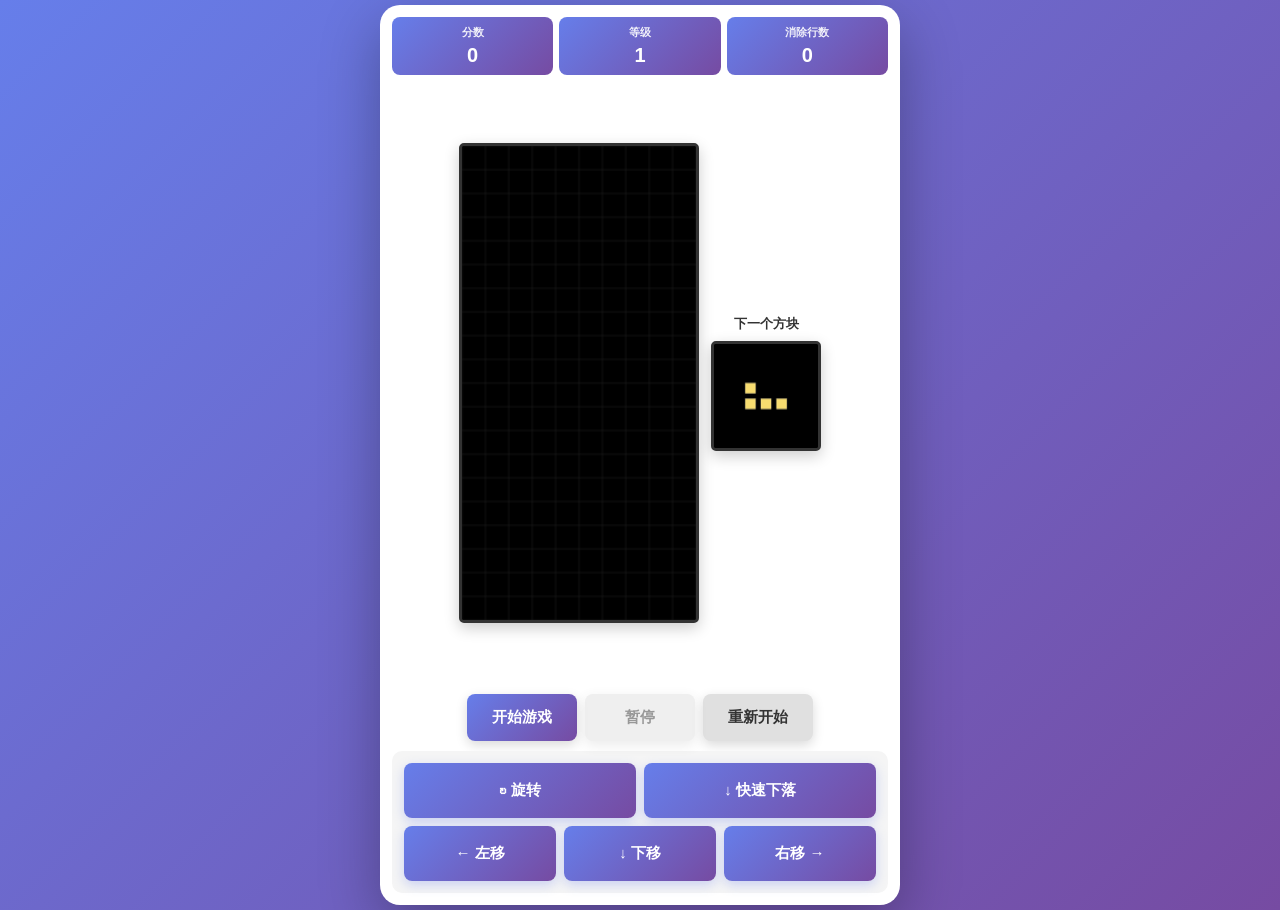
<file: index.html>
<!DOCTYPE html>
<html lang="zh-CN">
<head>
    <meta charset="UTF-8">
    <meta name="viewport" content="width=device-width, initial-scale=1.0">
    <title>俄罗斯方块游戏</title>
    <link rel="stylesheet" href="style.css">
</head>
<body>
    <div class="container">
        <div class="game-wrapper">
            <div class="game-info">
                <div class="info-box">
                    <h3>分数</h3>
                    <p id="score">0</p>
                </div>
                <div class="info-box">
                    <h3>等级</h3>
                    <p id="level">1</p>
                </div>
                <div class="info-box">
                    <h3>消除行数</h3>
                    <p id="lines">0</p>
                </div>
            </div>
            
            <div class="game-board">
                <canvas id="gameCanvas" width="200" height="400"></canvas>
                <div class="next-piece">
                    <h4>下一个方块</h4>
                    <canvas id="nextCanvas" width="100" height="100"></canvas>
                </div>
            </div>

            <div class="controls">
                <button id="startBtn" class="btn btn-primary">开始游戏</button>
                <button id="pauseBtn" class="btn btn-secondary" disabled>暂停</button>
                <button id="resetBtn" class="btn btn-secondary">重新开始</button>
            </div>

            <div class="touch-controls">
                <div class="touch-row">
                    <button class="touch-btn" id="rotateBtn">↻ 旋转</button>
                    <button class="touch-btn" id="dropBtn">↓ 快速下落</button>
                </div>
                <div class="touch-row">
                    <button class="touch-btn" id="leftBtn">← 左移</button>
                    <button class="touch-btn" id="downBtn">↓ 下移</button>
                    <button class="touch-btn" id="rightBtn">右移 →</button>
                </div>
            </div>

            <div class="game-status" id="gameStatus" style="display: none;">
                <h2 id="statusTitle">游戏结束</h2>
                <p id="statusText"></p>
            </div>
        </div>
    </div>

    <script src="tetris.js"></script>
</body>
</html>
</file>
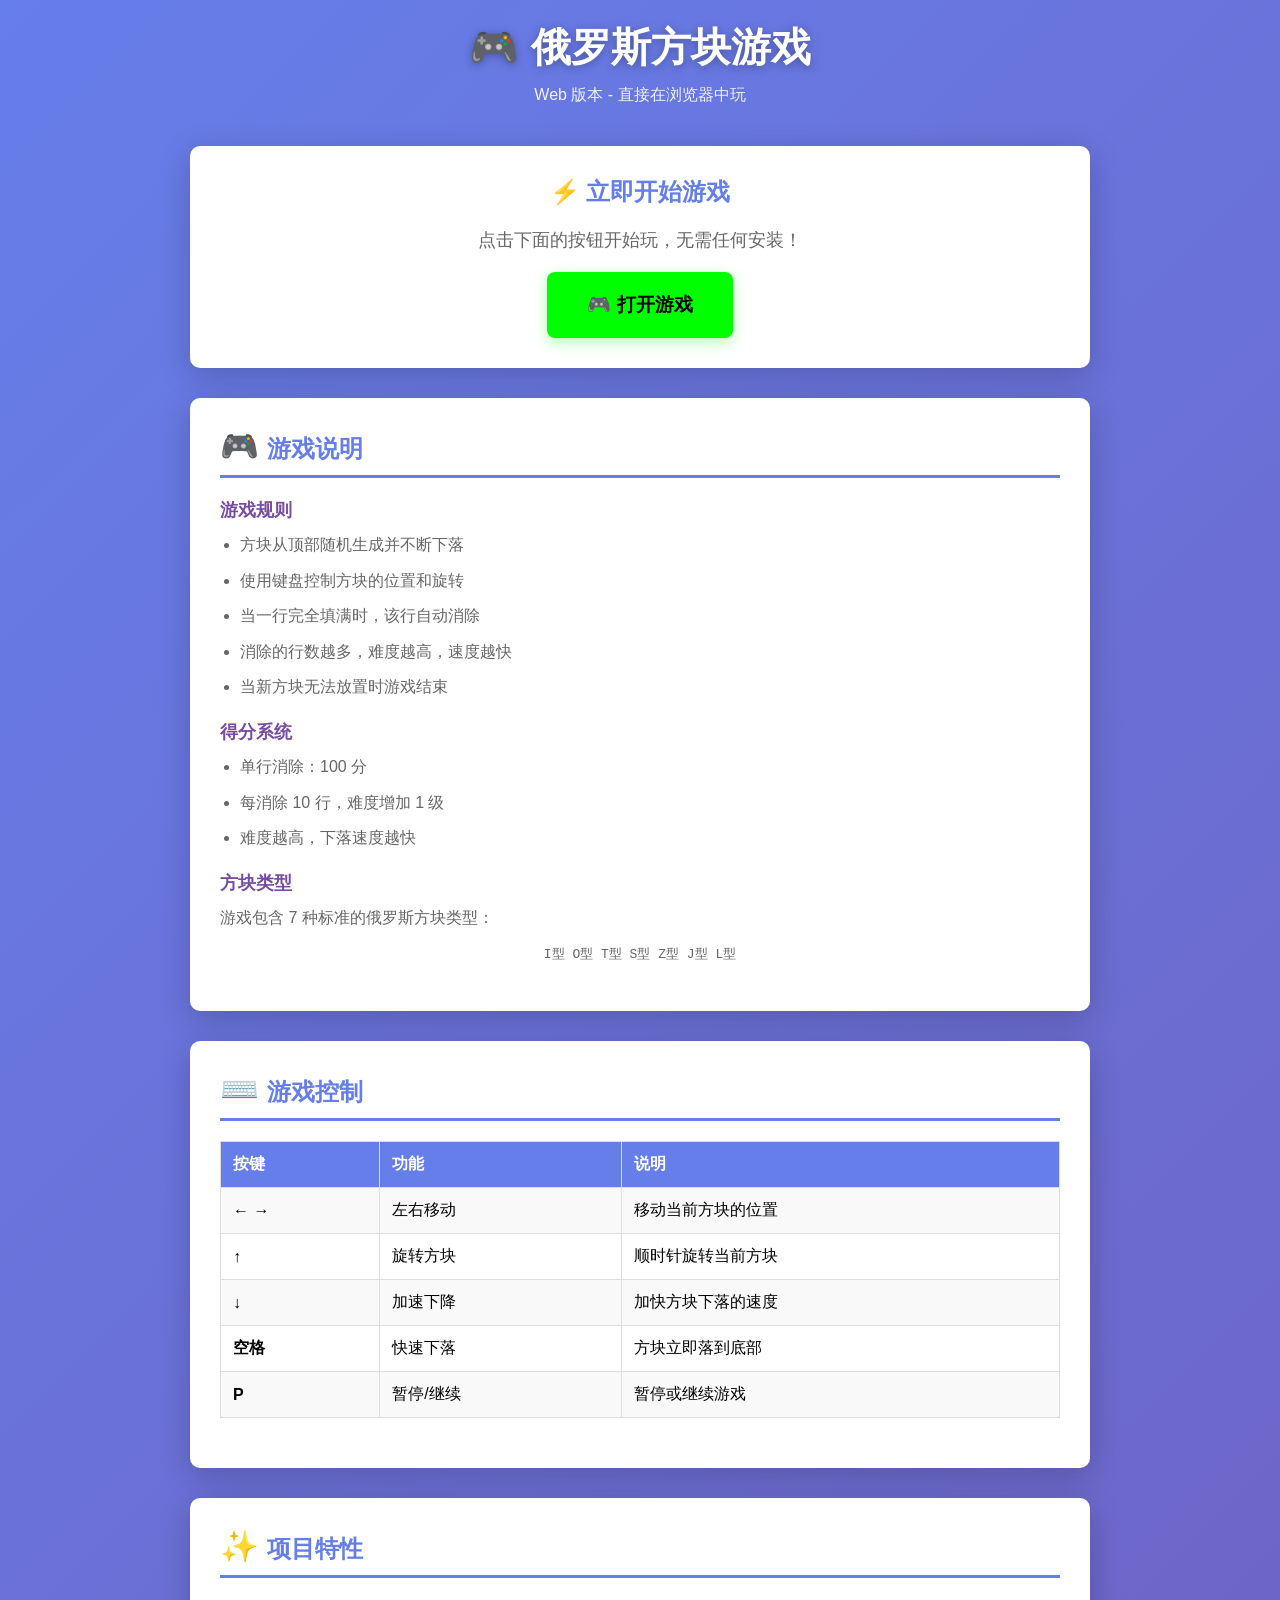
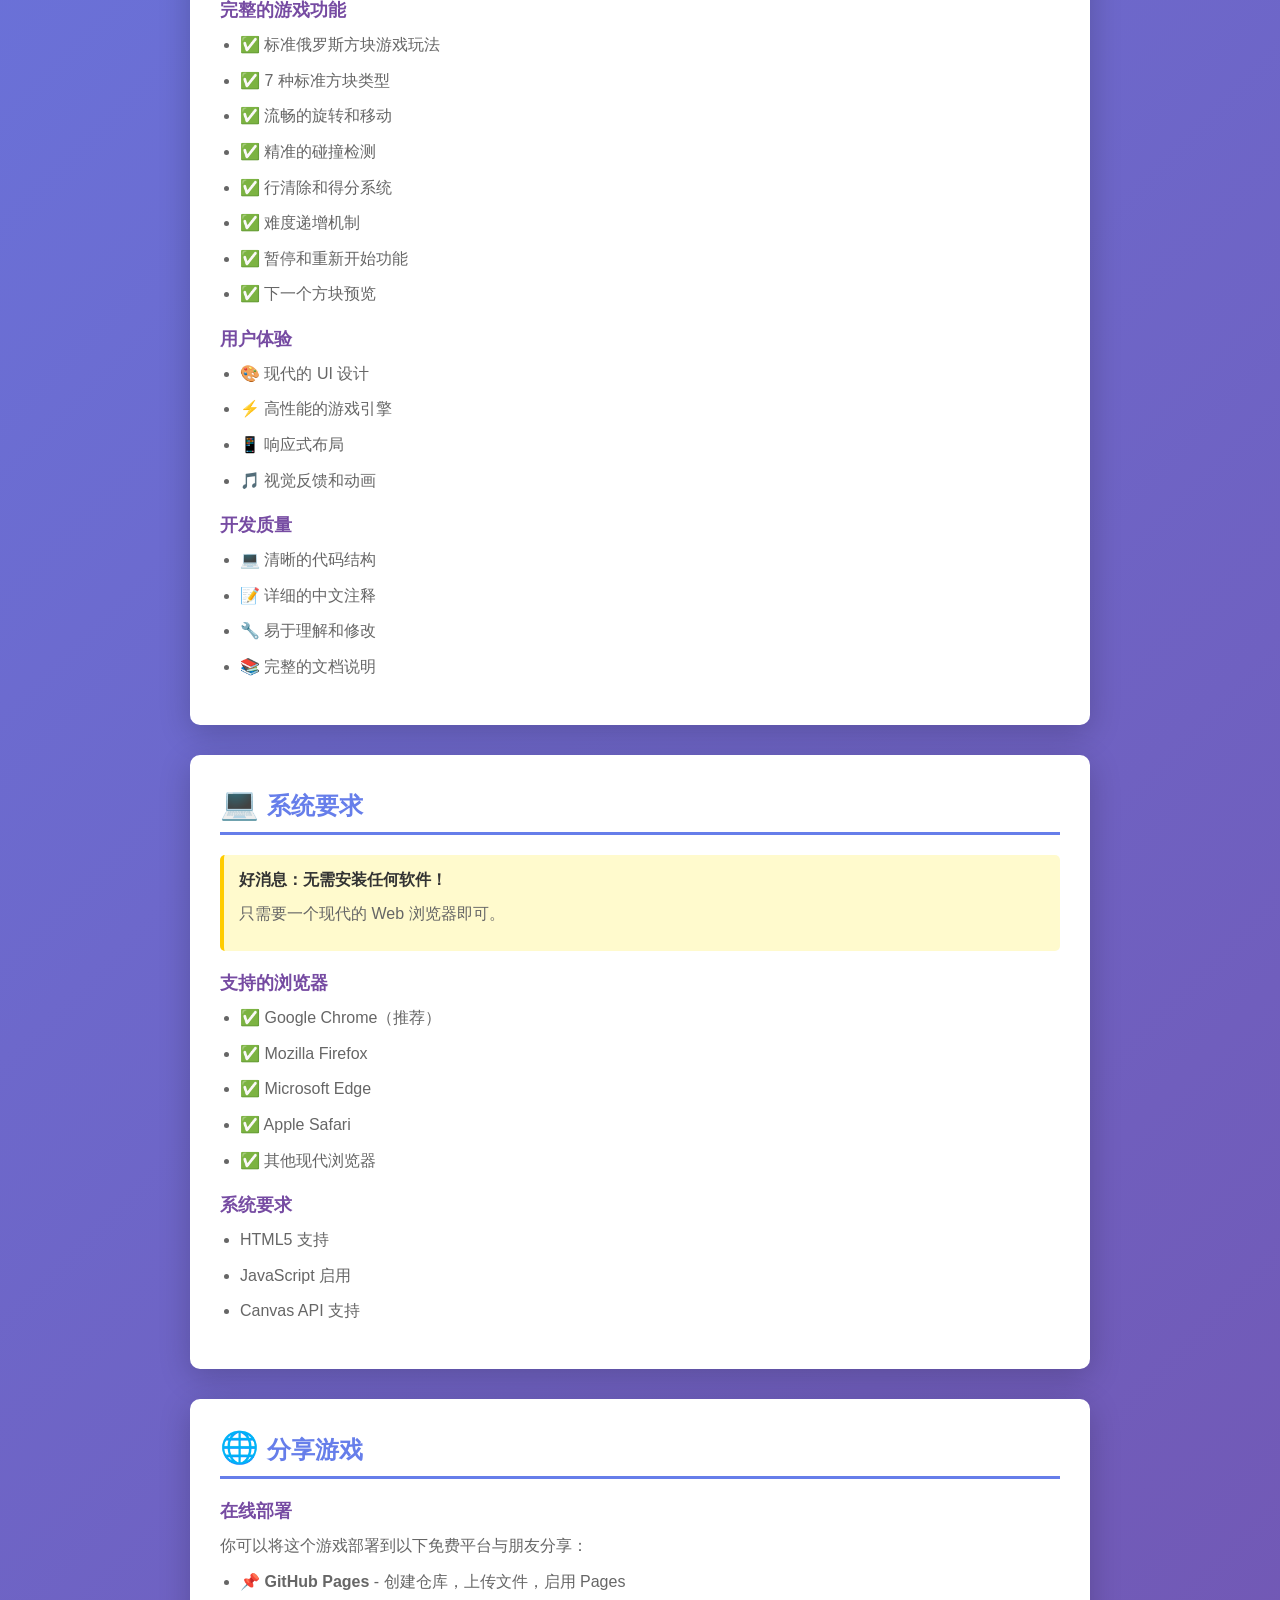
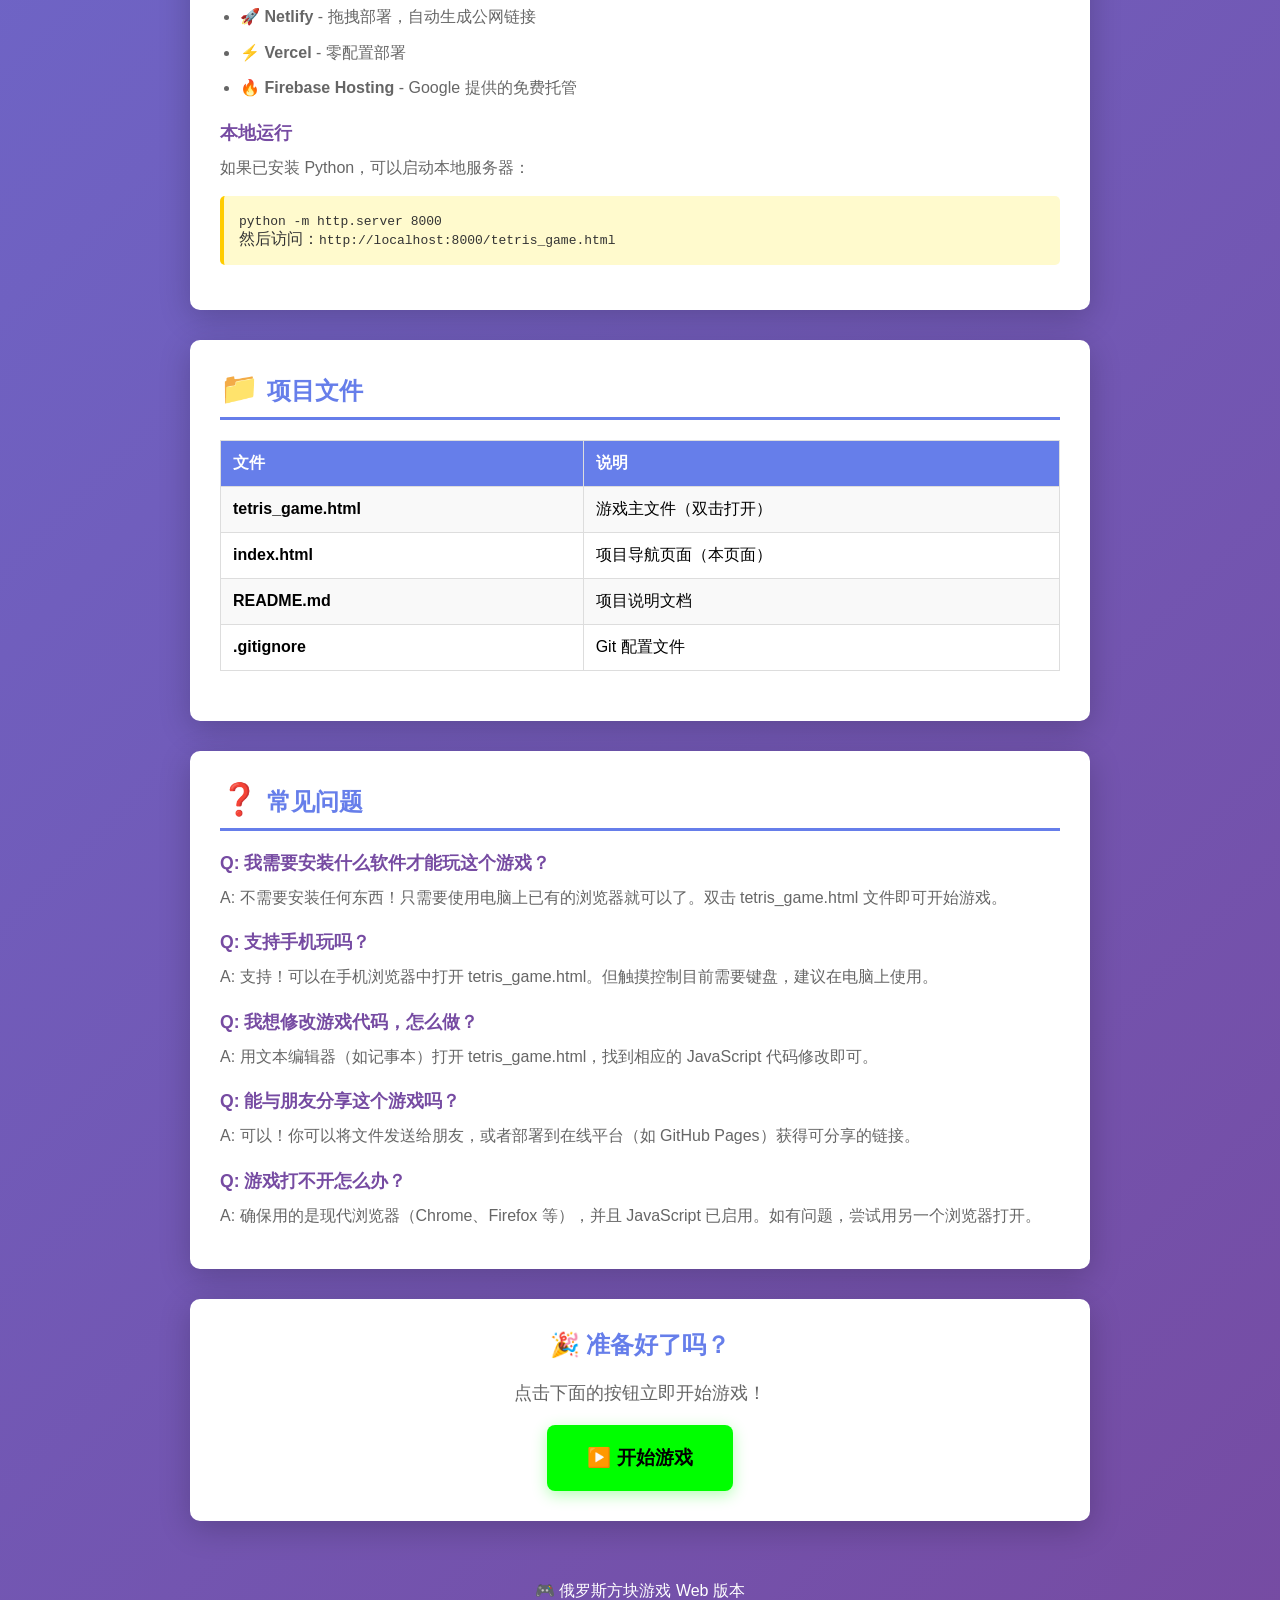
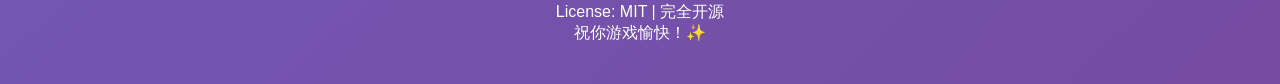
<file: 1/index.html>
<!DOCTYPE html>
<html lang="zh-CN">
<head>
    <meta charset="UTF-8">
    <meta name="viewport" content="width=device-width, initial-scale=1.0">
    <title>俄罗斯方块游戏 - Web 版本</title>
    <style>
        * {
            margin: 0;
            padding: 0;
            box-sizing: border-box;
        }

        body {
            font-family: 'Segoe UI', Tahoma, Geneva, Verdana, sans-serif;
            background: linear-gradient(135deg, #667eea 0%, #764ba2 100%);
            min-height: 100vh;
            padding: 20px;
        }

        .container {
            max-width: 900px;
            margin: 0 auto;
        }

        header {
            text-align: center;
            color: white;
            margin-bottom: 40px;
        }

        h1 {
            font-size: 2.5em;
            margin-bottom: 10px;
            text-shadow: 0 2px 10px rgba(0,0,0,0.3);
        }

        .subtitle {
            font-size: 1em;
            opacity: 0.9;
        }

        .quick-start {
            background: white;
            border-radius: 10px;
            padding: 30px;
            margin-bottom: 30px;
            box-shadow: 0 8px 32px rgba(0,0,0,0.2);
            text-align: center;
        }

        .quick-start h2 {
            color: #667eea;
            margin-bottom: 20px;
            font-size: 1.5em;
        }

        .quick-start p {
            color: #666;
            margin-bottom: 20px;
            font-size: 1.1em;
        }

        .play-button {
            display: inline-block;
            background: #00ff00;
            color: #000;
            padding: 20px 40px;
            border-radius: 8px;
            text-decoration: none;
            font-weight: bold;
            font-size: 1.2em;
            transition: all 0.3s;
            border: none;
            cursor: pointer;
            box-shadow: 0 4px 15px rgba(0, 255, 0, 0.3);
        }

        .play-button:hover {
            background: #00cc00;
            transform: scale(1.05);
            box-shadow: 0 6px 20px rgba(0, 255, 0, 0.4);
        }

        .section {
            background: white;
            border-radius: 10px;
            padding: 30px;
            margin-bottom: 30px;
            box-shadow: 0 8px 32px rgba(0,0,0,0.2);
        }

        .section h2 {
            color: #667eea;
            margin-bottom: 20px;
            font-size: 1.5em;
            border-bottom: 3px solid #667eea;
            padding-bottom: 10px;
        }

        .section h3 {
            color: #764ba2;
            margin-top: 20px;
            margin-bottom: 10px;
            font-size: 1.1em;
        }

        .section p, .section li {
            color: #666;
            margin-bottom: 10px;
            line-height: 1.6;
        }

        .section ul {
            margin-left: 20px;
            margin-bottom: 15px;
        }

        table {
            width: 100%;
            border-collapse: collapse;
            margin: 20px 0;
        }

        th, td {
            border: 1px solid #ddd;
            padding: 12px;
            text-align: left;
        }

        th {
            background: #667eea;
            color: white;
        }

        tr:nth-child(even) {
            background: #f9f9f9;
        }

        .highlight {
            background: #fffacd;
            padding: 15px;
            border-radius: 5px;
            border-left: 4px solid #ffcc00;
            margin: 15px 0;
            color: #333;
        }

        footer {
            text-align: center;
            color: white;
            padding: 20px;
            margin-top: 40px;
        }

        .emoji {
            font-size: 1.3em;
            margin-right: 8px;
        }
    </style>
</head>
<body>
    <div class="container">
        <header>
            <h1>🎮 俄罗斯方块游戏</h1>
            <p class="subtitle">Web 版本 - 直接在浏览器中玩</p>
        </header>

        <!-- 快速开始 -->
        <div class="quick-start">
            <h2>⚡ 立即开始游戏</h2>
            <p>点击下面的按钮开始玩，无需任何安装！</p>
            <a href="tetris_game.html" class="play-button">🎮 打开游戏</a>
        </div>

        <!-- 游戏说明 -->
        <div class="section">
            <h2><span class="emoji">🎮</span>游戏说明</h2>
            
            <h3>游戏规则</h3>
            <ul>
                <li>方块从顶部随机生成并不断下落</li>
                <li>使用键盘控制方块的位置和旋转</li>
                <li>当一行完全填满时，该行自动消除</li>
                <li>消除的行数越多，难度越高，速度越快</li>
                <li>当新方块无法放置时游戏结束</li>
            </ul>

            <h3>得分系统</h3>
            <ul>
                <li>单行消除：100 分</li>
                <li>每消除 10 行，难度增加 1 级</li>
                <li>难度越高，下落速度越快</li>
            </ul>

            <h3>方块类型</h3>
            <p>游戏包含 7 种标准的俄罗斯方块类型：</p>
            <p style="font-family: monospace; text-align: center; margin: 15px 0;">
                I型 O型 T型 S型 Z型 J型 L型
            </p>
        </div>

        <!-- 游戏控制 -->
        <div class="section">
            <h2><span class="emoji">⌨️</span>游戏控制</h2>
            
            <table>
                <tr>
                    <th>按键</th>
                    <th>功能</th>
                    <th>说明</th>
                </tr>
                <tr>
                    <td><strong>← →</strong></td>
                    <td>左右移动</td>
                    <td>移动当前方块的位置</td>
                </tr>
                <tr>
                    <td><strong>↑</strong></td>
                    <td>旋转方块</td>
                    <td>顺时针旋转当前方块</td>
                </tr>
                <tr>
                    <td><strong>↓</strong></td>
                    <td>加速下降</td>
                    <td>加快方块下落的速度</td>
                </tr>
                <tr>
                    <td><strong>空格</strong></td>
                    <td>快速下落</td>
                    <td>方块立即落到底部</td>
                </tr>
                <tr>
                    <td><strong>P</strong></td>
                    <td>暂停/继续</td>
                    <td>暂停或继续游戏</td>
                </tr>
            </table>
        </div>

        <!-- 项目特性 -->
        <div class="section">
            <h2><span class="emoji">✨</span>项目特性</h2>
            
            <h3>完整的游戏功能</h3>
            <ul>
                <li>✅ 标准俄罗斯方块游戏玩法</li>
                <li>✅ 7 种标准方块类型</li>
                <li>✅ 流畅的旋转和移动</li>
                <li>✅ 精准的碰撞检测</li>
                <li>✅ 行清除和得分系统</li>
                <li>✅ 难度递增机制</li>
                <li>✅ 暂停和重新开始功能</li>
                <li>✅ 下一个方块预览</li>
            </ul>

            <h3>用户体验</h3>
            <ul>
                <li>🎨 现代的 UI 设计</li>
                <li>⚡ 高性能的游戏引擎</li>
                <li>📱 响应式布局</li>
                <li>🎵 视觉反馈和动画</li>
            </ul>

            <h3>开发质量</h3>
            <ul>
                <li>💻 清晰的代码结构</li>
                <li>📝 详细的中文注释</li>
                <li>🔧 易于理解和修改</li>
                <li>📚 完整的文档说明</li>
            </ul>
        </div>

        <!-- 系统要求 -->
        <div class="section">
            <h2><span class="emoji">💻</span>系统要求</h2>
            
            <div class="highlight">
                <strong>好消息：无需安装任何软件！</strong>
                <p style="margin-top: 10px;">只需要一个现代的 Web 浏览器即可。</p>
            </div>

            <h3>支持的浏览器</h3>
            <ul>
                <li>✅ Google Chrome（推荐）</li>
                <li>✅ Mozilla Firefox</li>
                <li>✅ Microsoft Edge</li>
                <li>✅ Apple Safari</li>
                <li>✅ 其他现代浏览器</li>
            </ul>

            <h3>系统要求</h3>
            <ul>
                <li>HTML5 支持</li>
                <li>JavaScript 启用</li>
                <li>Canvas API 支持</li>
            </ul>
        </div>

        <!-- 分享和部署 -->
        <div class="section">
            <h2><span class="emoji">🌐</span>分享游戏</h2>
            
            <h3>在线部署</h3>
            <p>你可以将这个游戏部署到以下免费平台与朋友分享：</p>
            <ul>
                <li>📌 <strong>GitHub Pages</strong> - 创建仓库，上传文件，启用 Pages</li>
                <li>🚀 <strong>Netlify</strong> - 拖拽部署，自动生成公网链接</li>
                <li>⚡ <strong>Vercel</strong> - 零配置部署</li>
                <li>🔥 <strong>Firebase Hosting</strong> - Google 提供的免费托管</li>
            </ul>

            <h3>本地运行</h3>
            <p>如果已安装 Python，可以启动本地服务器：</p>
            <div class="highlight">
                <code>python -m http.server 8000</code><br>
                然后访问：<code>http://localhost:8000/tetris_game.html</code>
            </div>
        </div>

        <!-- 项目文件 -->
        <div class="section">
            <h2><span class="emoji">📁</span>项目文件</h2>
            
            <table>
                <tr>
                    <th>文件</th>
                    <th>说明</th>
                </tr>
                <tr>
                    <td><strong>tetris_game.html</strong></td>
                    <td>游戏主文件（双击打开）</td>
                </tr>
                <tr>
                    <td><strong>index.html</strong></td>
                    <td>项目导航页面（本页面）</td>
                </tr>
                <tr>
                    <td><strong>README.md</strong></td>
                    <td>项目说明文档</td>
                </tr>
                <tr>
                    <td><strong>.gitignore</strong></td>
                    <td>Git 配置文件</td>
                </tr>
            </table>
        </div>

        <!-- 常见问题 -->
        <div class="section">
            <h2><span class="emoji">❓</span>常见问题</h2>
            
            <h3>Q: 我需要安装什么软件才能玩这个游戏？</h3>
            <p>A: 不需要安装任何东西！只需要使用电脑上已有的浏览器就可以了。双击 tetris_game.html 文件即可开始游戏。</p>

            <h3>Q: 支持手机玩吗？</h3>
            <p>A: 支持！可以在手机浏览器中打开 tetris_game.html。但触摸控制目前需要键盘，建议在电脑上使用。</p>

            <h3>Q: 我想修改游戏代码，怎么做？</h3>
            <p>A: 用文本编辑器（如记事本）打开 tetris_game.html，找到相应的 JavaScript 代码修改即可。</p>

            <h3>Q: 能与朋友分享这个游戏吗？</h3>
            <p>A: 可以！你可以将文件发送给朋友，或者部署到在线平台（如 GitHub Pages）获得可分享的链接。</p>

            <h3>Q: 游戏打不开怎么办？</h3>
            <p>A: 确保用的是现代浏览器（Chrome、Firefox 等），并且 JavaScript 已启用。如有问题，尝试用另一个浏览器打开。</p>
        </div>

        <!-- 立即游玩 -->
        <div class="quick-start">
            <h2>🎉 准备好了吗？</h2>
            <p>点击下面的按钮立即开始游戏！</p>
            <a href="tetris_game.html" class="play-button">▶️ 开始游戏</a>
        </div>

        <footer>
            <p>🎮 俄罗斯方块游戏 Web 版本</p>
            <p>License: MIT | 完全开源</p>
            <p>祝你游戏愉快！✨</p>
        </footer>
    </div>
</body>
</html>
</file>
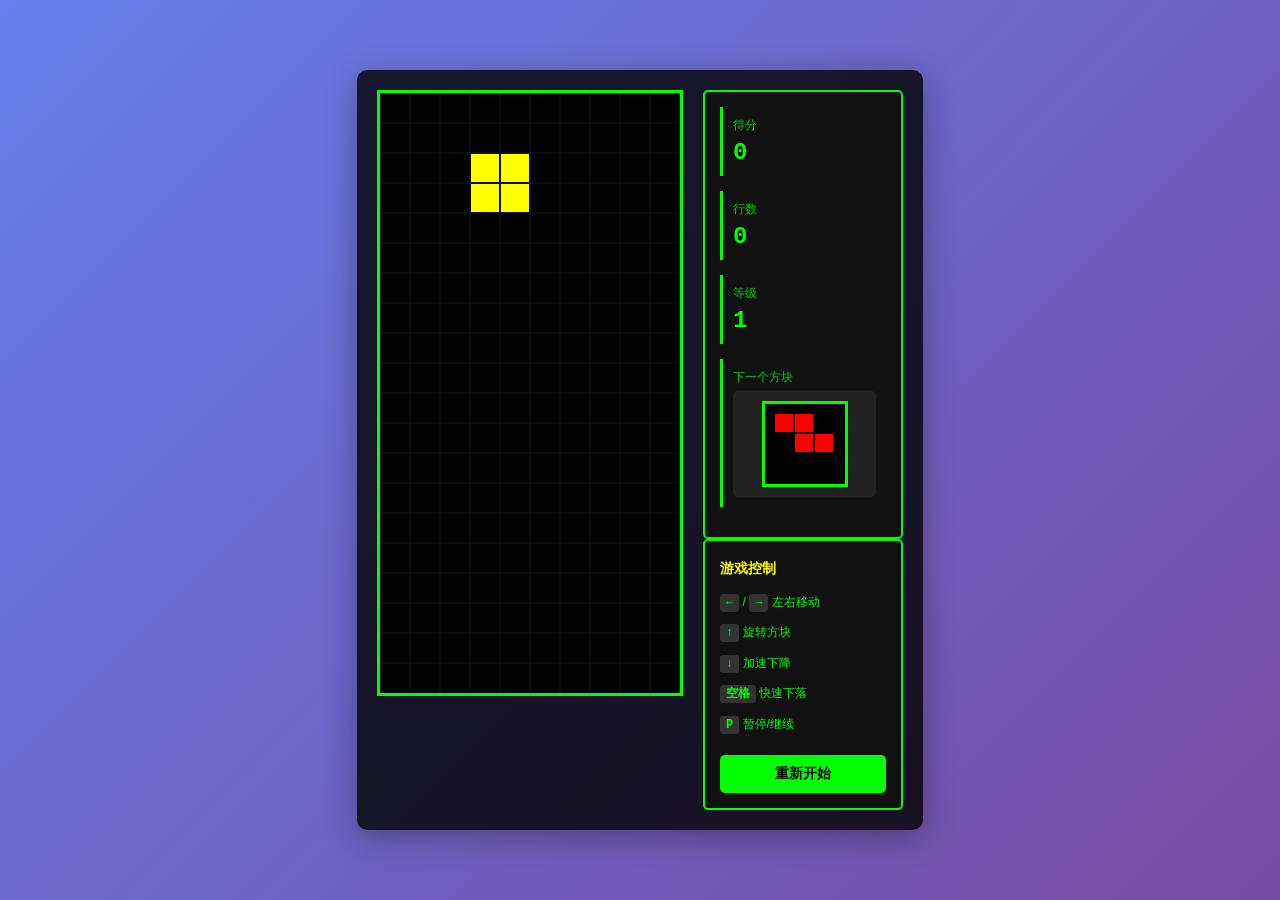
<file: 1/tetris_game.html>
<!DOCTYPE html>
<html lang="zh-CN">
<head>
    <meta charset="UTF-8">
    <meta name="viewport" content="width=device-width, initial-scale=1.0">
    <title>俄罗斯方块游戏 - Tetris</title>
    <style>
        * {
            margin: 0;
            padding: 0;
            box-sizing: border-box;
        }

        body {
            display: flex;
            justify-content: center;
            align-items: center;
            min-height: 100vh;
            background: linear-gradient(135deg, #667eea 0%, #764ba2 100%);
            font-family: 'Arial', sans-serif;
        }

        .container {
            display: flex;
            gap: 20px;
            background: rgba(0, 0, 0, 0.8);
            padding: 20px;
            border-radius: 10px;
            box-shadow: 0 8px 32px rgba(0, 0, 0, 0.3);
        }

        .game-area {
            display: flex;
            flex-direction: column;
            gap: 10px;
        }

        canvas {
            border: 3px solid #00ff00;
            background: #000;
            display: block;
        }

        .info-panel {
            background: #111;
            padding: 15px;
            border-radius: 5px;
            border: 2px solid #00ff00;
            color: #00ff00;
            min-width: 200px;
        }

        .info-item {
            margin-bottom: 15px;
            padding: 10px;
            border-left: 3px solid #00ff00;
            padding-left: 10px;
        }

        .info-label {
            font-size: 12px;
            opacity: 0.8;
            margin-bottom: 5px;
        }

        .info-value {
            font-size: 24px;
            font-weight: bold;
            font-family: 'Courier New', monospace;
        }

        .next-piece {
            background: #222;
            padding: 10px;
            border-radius: 5px;
            min-height: 80px;
            display: flex;
            align-items: center;
            justify-content: center;
        }

        .controls {
            background: #111;
            padding: 15px;
            border-radius: 5px;
            border: 2px solid #00ff00;
            color: #00ff00;
            font-size: 12px;
            line-height: 1.8;
        }

        .controls h3 {
            margin-bottom: 10px;
            color: #ffff00;
        }

        .control-item {
            margin-bottom: 8px;
        }

        .key {
            background: #333;
            padding: 2px 6px;
            border-radius: 3px;
            font-family: 'Courier New', monospace;
            font-weight: bold;
        }

        button {
            width: 100%;
            padding: 10px;
            margin-top: 10px;
            background: #00ff00;
            color: #000;
            border: none;
            border-radius: 5px;
            font-size: 14px;
            font-weight: bold;
            cursor: pointer;
            transition: all 0.3s;
        }

        button:hover {
            background: #00cc00;
            transform: scale(1.02);
        }

        button:active {
            transform: scale(0.98);
        }

        .game-over-overlay {
            display: none;
            position: fixed;
            top: 0;
            left: 0;
            width: 100%;
            height: 100%;
            background: rgba(0, 0, 0, 0.9);
            z-index: 1000;
            justify-content: center;
            align-items: center;
            flex-direction: column;
            gap: 20px;
        }

        .game-over-overlay.active {
            display: flex;
        }

        .game-over-text {
            font-size: 60px;
            font-weight: bold;
            color: #ff0000;
            text-shadow: 0 0 20px #ff0000;
        }

        .final-score {
            font-size: 30px;
            color: #ffff00;
        }

        .restart-button {
            background: #ff0000;
            color: white;
            width: 200px;
            padding: 15px;
            font-size: 18px;
        }

        .restart-button:hover {
            background: #cc0000;
        }
    </style>
</head>
<body>
    <div class="container">
        <div class="game-area">
            <canvas id="gameCanvas" width="300" height="600"></canvas>
        </div>
        
        <div>
            <div class="info-panel">
                <div class="info-item">
                    <div class="info-label">得分</div>
                    <div class="info-value" id="score">0</div>
                </div>
                
                <div class="info-item">
                    <div class="info-label">行数</div>
                    <div class="info-value" id="lines">0</div>
                </div>
                
                <div class="info-item">
                    <div class="info-label">等级</div>
                    <div class="info-value" id="level">1</div>
                </div>
                
                <div class="info-item">
                    <div class="info-label">下一个方块</div>
                    <div class="next-piece">
                        <canvas id="nextPieceCanvas" width="80" height="80"></canvas>
                    </div>
                </div>
            </div>
            
            <div class="controls">
                <h3>游戏控制</h3>
                <div class="control-item">
                    <span class="key">←</span> / <span class="key">→</span> 左右移动
                </div>
                <div class="control-item">
                    <span class="key">↑</span> 旋转方块
                </div>
                <div class="control-item">
                    <span class="key">↓</span> 加速下降
                </div>
                <div class="control-item">
                    <span class="key">空格</span> 快速下落
                </div>
                <div class="control-item">
                    <span class="key">P</span> 暂停/继续
                </div>
                <button onclick="restartGame()">重新开始</button>
            </div>
        </div>
    </div>

    <div class="game-over-overlay" id="gameOverOverlay">
        <div class="game-over-text">游戏结束</div>
        <div class="final-score" id="finalScore">最终得分: 0</div>
        <button class="restart-button" onclick="restartGame()">重新开始游戏</button>
    </div>

    <script>
        // 游戏常量
        const GRID_WIDTH = 10;
        const GRID_HEIGHT = 20;
        const CELL_SIZE = 30;
        const FPS = 60;

        // 颜色定义
        const COLORS = {
            empty: '#000',
            grid: '#333',
            I: '#00ffff',
            O: '#ffff00',
            T: '#ff00ff',
            S: '#00ff00',
            Z: '#ff0000',
            J: '#0000ff',
            L: '#ff8800'
        };

        // 方块形状定义
        const SHAPES = {
            I: [
                [[0,0],[1,0],[2,0],[3,0]],
                [[0,0],[0,1],[0,2],[0,3]],
                [[0,0],[1,0],[2,0],[3,0]],
                [[0,0],[0,1],[0,2],[0,3]]
            ],
            O: [
                [[0,0],[1,0],[0,1],[1,1]],
                [[0,0],[1,0],[0,1],[1,1]],
                [[0,0],[1,0],[0,1],[1,1]],
                [[0,0],[1,0],[0,1],[1,1]]
            ],
            T: [
                [[1,0],[0,1],[1,1],[2,1]],
                [[1,0],[0,1],[1,1],[1,2]],
                [[0,1],[1,1],[2,1],[1,2]],
                [[0,0],[0,1],[1,1],[0,2]]
            ],
            S: [
                [[1,0],[2,0],[0,1],[1,1]],
                [[0,0],[0,1],[1,1],[1,2]],
                [[1,0],[2,0],[0,1],[1,1]],
                [[0,0],[0,1],[1,1],[1,2]]
            ],
            Z: [
                [[0,0],[1,0],[1,1],[2,1]],
                [[1,0],[0,1],[1,1],[0,2]],
                [[0,0],[1,0],[1,1],[2,1]],
                [[1,0],[0,1],[1,1],[0,2]]
            ],
            J: [
                [[0,0],[0,1],[1,1],[2,1]],
                [[0,0],[1,0],[0,1],[0,2]],
                [[0,1],[1,1],[2,1],[2,0]],
                [[1,0],[1,1],[0,2],[1,2]]
            ],
            L: [
                [[2,0],[0,1],[1,1],[2,1]],
                [[0,0],[0,1],[1,1],[1,2]],
                [[0,1],[1,1],[2,1],[0,0]],
                [[0,0],[1,0],[1,1],[1,2]]
            ]
        };

        // 游戏状态
        let canvas, ctx, nextPieceCanvas, nextCtx;
        let grid = [];
        let currentPiece = null;
        let nextPiece = null;
        let score = 0;
        let linesCleared = 0;
        let level = 1;
        let gameOver = false;
        let isPaused = false;
        let fallTime = 0;
        let fallSpeed = 0.5;
        let lastTime = Date.now();

        class TetrisPiece {
            constructor(type = null, x = 3, y = 0) {
                const types = Object.keys(SHAPES);
                this.type = type || types[Math.floor(Math.random() * types.length)];
                this.rotation = 0;
                this.x = x;
                this.y = y;
            }

            getBlocks() {
                const shape = SHAPES[this.type][this.rotation % 4];
                return shape.map(([dx, dy]) => [this.x + dx, this.y + dy]);
            }

            rotate() {
                this.rotation = (this.rotation + 1) % 4;
            }
        }

        function initGame() {
            grid = Array(GRID_HEIGHT).fill().map(() => Array(GRID_WIDTH).fill(0));
            currentPiece = new TetrisPiece();
            nextPiece = new TetrisPiece();
            score = 0;
            linesCleared = 0;
            level = 1;
            gameOver = false;
            isPaused = false;
            fallTime = 0;
            fallSpeed = 0.5;
            document.getElementById('gameOverOverlay').classList.remove('active');
            updateUI();
        }

        function isValidPosition(piece, x, y, rotation) {
            const originalX = piece.x;
            const originalY = piece.y;
            const originalRotation = piece.rotation;

            piece.x = x;
            piece.y = y;
            piece.rotation = rotation;

            const blocks = piece.getBlocks();
            let valid = true;

            for (const [bx, by] of blocks) {
                if (bx < 0 || bx >= GRID_WIDTH || by >= GRID_HEIGHT) {
                    valid = false;
                    break;
                }
                if (by >= 0 && grid[by][bx]) {
                    valid = false;
                    break;
                }
            }

            piece.x = originalX;
            piece.y = originalY;
            piece.rotation = originalRotation;

            return valid;
        }

        function placePiece() {
            for (const [bx, by] of currentPiece.getBlocks()) {
                if (by >= 0 && by < GRID_HEIGHT && bx >= 0 && bx < GRID_WIDTH) {
                    grid[by][bx] = currentPiece.type;
                }
            }
        }

        function clearRows() {
            let rowsCleared = 0;
            for (let y = GRID_HEIGHT - 1; y >= 0; y--) {
                if (grid[y].every(cell => cell !== 0)) {
                    grid.splice(y, 1);
                    grid.unshift(Array(GRID_WIDTH).fill(0));
                    rowsCleared++;
                    y++;
                }
            }

            if (rowsCleared > 0) {
                score += rowsCleared * 100;
                linesCleared += rowsCleared;
                level = Math.floor(linesCleared / 10) + 1;
                fallSpeed = Math.max(0.1, 0.5 - (level - 1) * 0.05);
            }

            return rowsCleared;
        }

        function spawnNewPiece() {
            currentPiece = nextPiece;
            nextPiece = new TetrisPiece();

            if (!isValidPosition(currentPiece, currentPiece.x, currentPiece.y, currentPiece.rotation)) {
                gameOver = true;
                document.getElementById('gameOverOverlay').classList.add('active');
                document.getElementById('finalScore').textContent = `最终得分: ${score}`;
            }
        }

        function update() {
            if (gameOver || isPaused) return;

            const currentTime = Date.now();
            const deltaTime = (currentTime - lastTime) / 1000;
            lastTime = currentTime;

            fallTime += deltaTime;

            if (fallTime > fallSpeed) {
                fallTime = 0;

                if (isValidPosition(currentPiece, currentPiece.x, currentPiece.y + 1, currentPiece.rotation)) {
                    currentPiece.y++;
                } else {
                    placePiece();
                    clearRows();
                    spawnNewPiece();
                }
            }
        }

        function draw() {
            // 绘制游戏区域
            ctx.fillStyle = COLORS.empty;
            ctx.fillRect(0, 0, GRID_WIDTH * CELL_SIZE, GRID_HEIGHT * CELL_SIZE);

            // 绘制网格
            ctx.strokeStyle = COLORS.grid;
            ctx.lineWidth = 0.5;
            for (let x = 0; x <= GRID_WIDTH; x++) {
                ctx.beginPath();
                ctx.moveTo(x * CELL_SIZE, 0);
                ctx.lineTo(x * CELL_SIZE, GRID_HEIGHT * CELL_SIZE);
                ctx.stroke();
            }
            for (let y = 0; y <= GRID_HEIGHT; y++) {
                ctx.beginPath();
                ctx.moveTo(0, y * CELL_SIZE);
                ctx.lineTo(GRID_WIDTH * CELL_SIZE, y * CELL_SIZE);
                ctx.stroke();
            }

            // 绘制已放置的方块
            for (let y = 0; y < GRID_HEIGHT; y++) {
                for (let x = 0; x < GRID_WIDTH; x++) {
                    if (grid[y][x]) {
                        ctx.fillStyle = COLORS[grid[y][x]];
                        ctx.fillRect(x * CELL_SIZE + 1, y * CELL_SIZE + 1, CELL_SIZE - 2, CELL_SIZE - 2);
                    }
                }
            }

            // 绘制当前方块
            ctx.fillStyle = COLORS[currentPiece.type];
            for (const [bx, by] of currentPiece.getBlocks()) {
                if (by >= 0) {
                    ctx.fillRect(bx * CELL_SIZE + 1, by * CELL_SIZE + 1, CELL_SIZE - 2, CELL_SIZE - 2);
                }
            }

            if (isPaused) {
                ctx.fillStyle = 'rgba(0, 0, 0, 0.7)';
                ctx.fillRect(0, 0, GRID_WIDTH * CELL_SIZE, GRID_HEIGHT * CELL_SIZE);
                ctx.fillStyle = '#ffff00';
                ctx.font = '30px Arial';
                ctx.textAlign = 'center';
                ctx.fillText('暂停', GRID_WIDTH * CELL_SIZE / 2, GRID_HEIGHT * CELL_SIZE / 2);
            }

            drawNextPiece();
        }

        function drawNextPiece() {
            const cellSize = 20;
            nextCtx.fillStyle = '#000';
            nextCtx.fillRect(0, 0, 80, 80);

            nextCtx.fillStyle = COLORS[nextPiece.type];
            const blocks = SHAPES[nextPiece.type][0];
            for (const [dx, dy] of blocks) {
                nextCtx.fillRect(dx * cellSize + 10, dy * cellSize + 10, cellSize - 2, cellSize - 2);
            }
        }

        function updateUI() {
            document.getElementById('score').textContent = score;
            document.getElementById('lines').textContent = linesCleared;
            document.getElementById('level').textContent = level;
        }

        function handleKeyDown(e) {
            if (gameOver && e.key !== 'r' && e.key !== 'R') return;

            switch(e.key) {
                case 'ArrowLeft':
                    if (isValidPosition(currentPiece, currentPiece.x - 1, currentPiece.y, currentPiece.rotation)) {
                        currentPiece.x--;
                    }
                    break;
                case 'ArrowRight':
                    if (isValidPosition(currentPiece, currentPiece.x + 1, currentPiece.y, currentPiece.rotation)) {
                        currentPiece.x++;
                    }
                    break;
                case 'ArrowDown':
                    if (isValidPosition(currentPiece, currentPiece.x, currentPiece.y + 1, currentPiece.rotation)) {
                        currentPiece.y++;
                    }
                    break;
                case 'ArrowUp':
                    const newRotation = (currentPiece.rotation + 1) % 4;
                    if (isValidPosition(currentPiece, currentPiece.x, currentPiece.y, newRotation)) {
                        currentPiece.rotate();
                    }
                    break;
                case ' ':
                    e.preventDefault();
                    while (isValidPosition(currentPiece, currentPiece.x, currentPiece.y + 1, currentPiece.rotation)) {
                        currentPiece.y++;
                    }
                    break;
                case 'p':
                case 'P':
                    if (!gameOver) isPaused = !isPaused;
                    break;
            }
        }

        function gameLoop() {
            update();
            draw();
            updateUI();
            requestAnimationFrame(gameLoop);
        }

        function restartGame() {
            initGame();
        }

        window.addEventListener('keydown', handleKeyDown);

        window.addEventListener('load', () => {
            canvas = document.getElementById('gameCanvas');
            ctx = canvas.getContext('2d');
            nextPieceCanvas = document.getElementById('nextPieceCanvas');
            nextCtx = nextPieceCanvas.getContext('2d');
            
            initGame();
            gameLoop();
        });
    </script>
</body>
</html>
</file>
<file: style.css>
* {
    margin: 0;
    padding: 0;
    box-sizing: border-box;
}

body {
    font-family: 'Arial', sans-serif;
    background: linear-gradient(135deg, #667eea 0%, #764ba2 100%);
    display: flex;
    justify-content: center;
    align-items: center;
    min-height: 100vh;
    padding: 5px;
}

.container {
    background: white;
    border-radius: 20px;
    box-shadow: 0 20px 60px rgba(0, 0, 0, 0.3);
    overflow: hidden;
    max-width: 520px;
    width: 100%;
    display: flex;
    flex-direction: column;
    height: 100vh;
    max-height: 100vh;
}

.game-wrapper {
    padding: 12px;
    display: flex;
    flex-direction: column;
    flex: 1;
    overflow: hidden;
}

h1, h2 {
    text-align: center;
    color: #333;
    margin-bottom: 20px;
}

.game-info {
    display: flex;
    justify-content: space-around;
    margin-bottom: 8px;
    flex-wrap: wrap;
    gap: 6px;
    flex-shrink: 0;
}

.info-box {
    flex: 1;
    min-width: 65px;
    background: linear-gradient(135deg, #667eea 0%, #764ba2 100%);
    color: white;
    border-radius: 8px;
    padding: 8px 6px;
    text-align: center;
}

.info-box h3 {
    font-size: 11px;
    margin-bottom: 4px;
    opacity: 0.9;
}

.info-box p {
    font-size: 20px;
    font-weight: bold;
}

.game-board {
    display: flex;
    justify-content: center;
    gap: 12px;
    margin-bottom: 12px;
    flex-wrap: wrap;
    flex: 1;
    align-items: center;
    min-height: 0;
}

canvas {
    border: 3px solid #333;
    background: #000;
    display: block;
    border-radius: 5px;
    box-shadow: 0 5px 15px rgba(0, 0, 0, 0.2);
}

#gameCanvas {
    width: 240px;
    height: 480px;
    max-height: 100%;
}

#nextCanvas {
    width: 110px;
    height: 110px;
}

.next-piece {
    text-align: center;
    flex-shrink: 0;
}

.next-piece h4 {
    margin-bottom: 8px;
    color: #333;
    font-size: 13px;
}

.controls {
    display: flex;
    gap: 8px;
    justify-content: center;
    margin-bottom: 10px;
    flex-wrap: wrap;
    flex-shrink: 0;
}

.btn {
    padding: 14px 20px;
    font-size: 15px;
    border: none;
    border-radius: 8px;
    cursor: pointer;
    font-weight: bold;
    transition: all 0.15s ease;
    min-width: 110px;
    box-shadow: 0 4px 12px rgba(0, 0, 0, 0.15);
}

.btn-primary {
    background: linear-gradient(135deg, #667eea 0%, #764ba2 100%);
    color: white;
}

.btn-primary:hover:not(:disabled) {
    transform: translateY(-3px);
    box-shadow: 0 7px 20px rgba(102, 126, 234, 0.5);
}

.btn-primary:active:not(:disabled) {
    transform: translateY(-1px);
    box-shadow: 0 3px 8px rgba(102, 126, 234, 0.4);
}

.btn-secondary {
    background: #e0e0e0;
    color: #333;
}

.btn-secondary:hover:not(:disabled) {
    background: #d0d0d0;
    transform: translateY(-3px);
    box-shadow: 0 7px 20px rgba(0, 0, 0, 0.2);
}

.btn-secondary:active:not(:disabled) {
    background: #c8c8c8;
    transform: translateY(-1px);
    box-shadow: 0 3px 8px rgba(0, 0, 0, 0.15);
}

.btn:disabled {
    opacity: 0.5;
    cursor: not-allowed;
}

.touch-controls {
    background: #f5f5f5;
    padding: 12px;
    border-radius: 10px;
    margin-bottom: 0;
    flex-shrink: 0;
}

.touch-row {
    display: flex;
    gap: 8px;
    margin-bottom: 8px;
    justify-content: center;
    flex-wrap: wrap;
}

.touch-row:last-child {
    margin-bottom: 0;
}

.touch-btn {
    flex: 1;
    min-width: 85px;
    padding: 18px 14px;
    font-size: 15px;
    background: linear-gradient(135deg, #667eea 0%, #764ba2 100%);
    color: white;
    border: none;
    border-radius: 8px;
    cursor: pointer;
    font-weight: bold;
    transition: all 0.08s ease;
    user-select: none;
    -webkit-user-select: none;
    -webkit-touch-callout: none;
    -webkit-tap-highlight-color: transparent;
    touch-action: manipulation;
    box-shadow: 0 4px 12px rgba(102, 126, 234, 0.3);
}

.touch-btn:hover:not(:disabled) {
    transform: translateY(-2px);
    box-shadow: 0 6px 16px rgba(102, 126, 234, 0.4);
}

.touch-btn:active:not(:disabled) {
    transform: translateY(-1px) scale(0.98);
    box-shadow: 0 2px 6px rgba(102, 126, 234, 0.3);
}

.game-status {
    position: fixed;
    top: 50%;
    left: 50%;
    transform: translate(-50%, -50%);
    background: white;
    padding: 40px;
    border-radius: 15px;
    text-align: center;
    box-shadow: 0 10px 40px rgba(0, 0, 0, 0.3);
    z-index: 1000;
}

.game-status h2 {
    color: #667eea;
    margin-bottom: 20px;
    font-size: 32px;
}

.game-status p {
    color: #666;
    font-size: 18px;
    margin-bottom: 30px;
}

.game-status.show {
    display: block !important;
}

/* 响应式设计 */
@media (max-width: 600px) {
    body {
        padding: 3px;
    }

    .game-wrapper {
        padding: 10px;
    }

    .game-info {
        margin-bottom: 6px;
        gap: 5px;
    }

    .info-box {
        min-width: 60px;
        padding: 6px 4px;
    }

    .info-box h3 {
        font-size: 10px;
        margin-bottom: 3px;
    }

    .info-box p {
        font-size: 18px;
    }

    .game-board {
        gap: 8px;
        margin-bottom: 8px;
    }

    #gameCanvas {
        width: 200px;
        height: 400px;
    }

    #nextCanvas {
        width: 90px;
        height: 90px;
    }

    .next-piece h4 {
        font-size: 12px;
    }

    .controls {
        gap: 6px;
        margin-bottom: 8px;
    }

    .btn {
        padding: 12px 16px;
        font-size: 13px;
        min-width: 95px;
    }

    .touch-controls {
        padding: 10px;
    }

    .touch-row {
        gap: 6px;
        margin-bottom: 6px;
    }

    .touch-btn {
        min-width: 75px;
        padding: 15px 12px;
        font-size: 13px;
    }
}

@media (max-width: 480px) {
    .game-info {
        gap: 4px;
    }

    .info-box {
        min-width: 55px;
        padding: 5px 3px;
    }

    .info-box h3 {
        font-size: 9px;
    }

    .info-box p {
        font-size: 16px;
    }

    #gameCanvas {
        width: 160px;
        height: 320px;
    }

    #nextCanvas {
        width: 75px;
        height: 75px;
    }

    .controls {
        gap: 5px;
    }

    .btn {
        padding: 10px 12px;
        font-size: 12px;
        min-width: 80px;
    }

    .touch-controls {
        padding: 8px;
    }

    .touch-row {
        gap: 5px;
        margin-bottom: 5px;
    }

    .touch-btn {
        min-width: 65px;
        padding: 14px 10px;
        font-size: 12px;
    }
}

@media (max-width: 380px) {
    #gameCanvas {
        width: 140px;
        height: 280px;
    }

    #nextCanvas {
        width: 65px;
        height: 65px;
    }

    .info-box p {
        font-size: 14px;
    }

    .touch-btn {
        min-width: 55px;
        padding: 12px 8px;
        font-size: 11px;
    }
}
</file>
